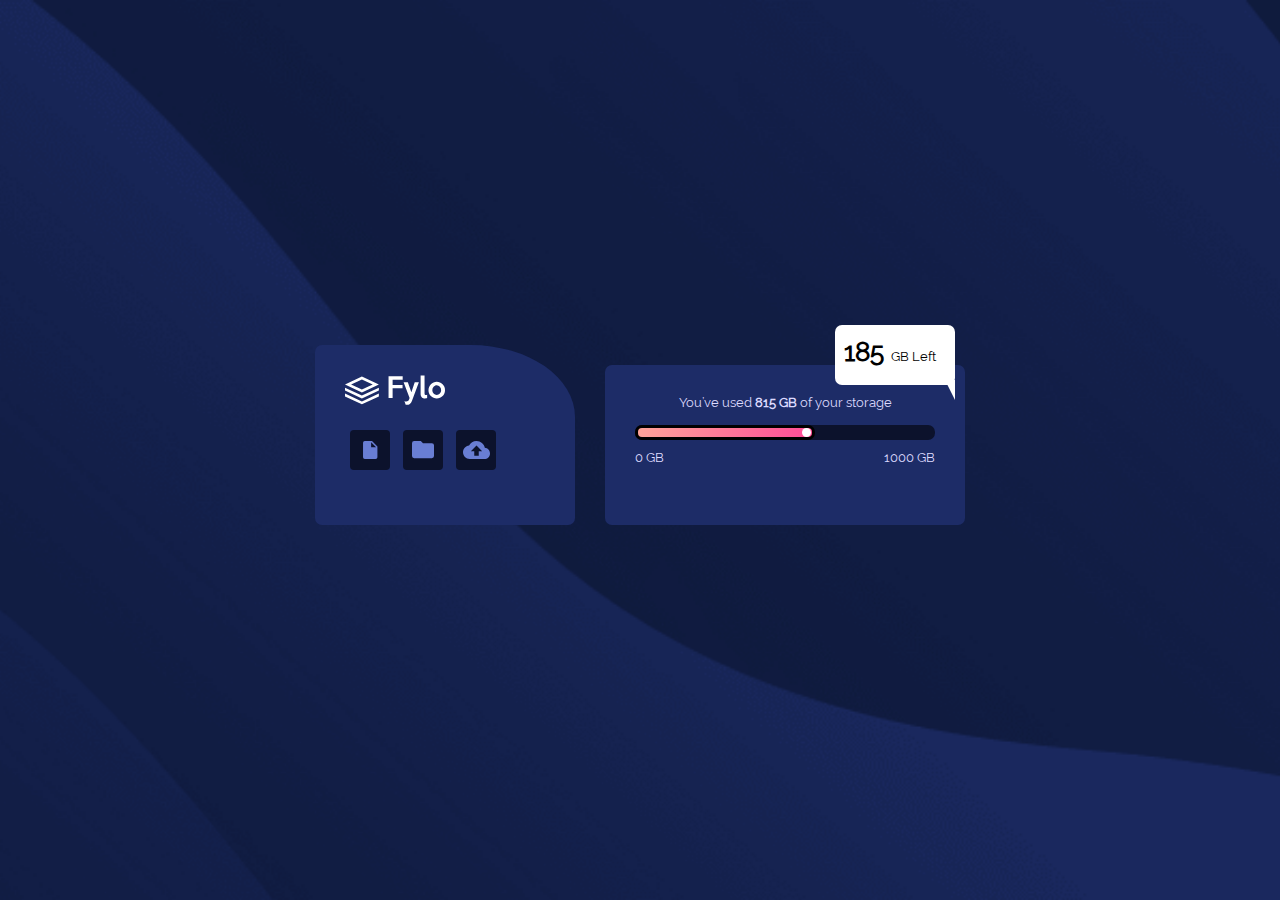
<file: challenge-1/index.html>
<!DOCTYPE html>
<html lang="en">
<head>
  <meta charset="UTF-8">
  <meta name="viewport" content="width=device-width, initial-scale=1.0"> <!-- displays site properly based on user's device -->

  <link rel="icon" type="image/png" sizes="32x32" href="./images/favicon-32x32.png">
  <link rel="stylesheet" href="styles.css">  
  <title>Frontend Mentor | Fylo data storage component</title>

  <!-- Feel free to remove these styles or customise in your own stylesheet 👍 -->
  <style>
    .attribution { font-size: 11px; text-align: center; }
    .attribution a { color: hsl(228, 45%, 44%); }
  </style>
</head>
<body>
  <div class="container">
    <div id="first" class="cell" >
      <img src="images/logo.svg" style="width:50%;display: block;">
      <div class="icon">
        <img class="im" src="images/icon-document.svg">
      </div>
      <div class="icon">
        <img class="im" src="images/icon-folder.svg">
      </div>
      <div class="icon">
        <img class="im" src="images/icon-upload.svg">
      </div>
    </div>
    <div class="cell" id="second" >
      <span> You’ve used <b>815 GB</b> of your storage </span>
      <div class="progress-bar-container">
        <div class="progress-bar">
          <div class="circle">

          </div>
        </div>
      </div>
      <span style="float: left;"> 0 GB   </span>
      <span style="float: right;">1000 GB</span>
      <div class="anchor">
        <span class="info">185 </span>
        <span class="info2"> GB Left </span> 
        <div class="triangle">

        </div>
      </div>
    </div>
  </div>
 

</body>
</html>
</file>
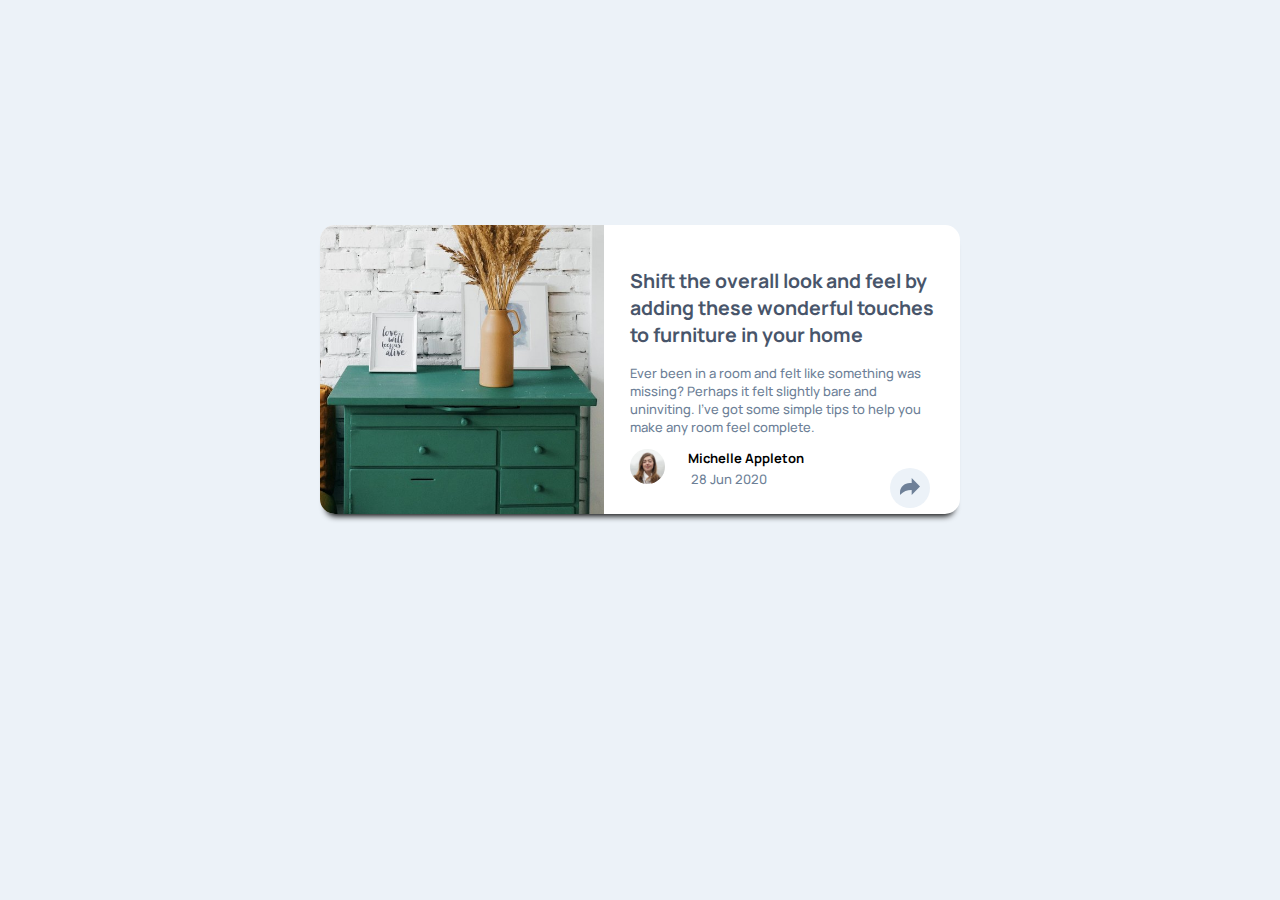
<file: challenge-2/index.html>
<!DOCTYPE html>
<html lang="en">
<head>
  <meta charset="UTF-8">
  <meta name="viewport" content="width=device-width, initial-scale=1.0"> <!-- displays site properly based on user's device -->

  <link rel="icon" type="image/png" sizes="32x32" href="./images/favicon-32x32.png">
  <link rel="stylesheet" href="./styles.css">
  <title>Frontend Mentor | Article preview component</title>
  <script>
	let share = false;
	function toggleShare(){
		
		if(!share){
			share = true;
			document.getElementById("shareDiv").style.backgroundColor = "hsl(217, 19%, 35%)";
			document.getElementById("modal").style.visibility = "visible";
			document.getElementById("triangle-down").style.display = "block";
			document.getElementById('modal').className ='modal-animation';
			document.getElementById('triangle-down').className ='modal-animation2';
		}else{
			share = false;
			document.getElementById("shareDiv").style.backgroundColor = "hsl(210, 46%, 95%)";
			document.getElementById("modal").style.visibility = "hidden";
			document.getElementById("modal").classList.remove("modal-animation");
			document.getElementById("triangle-down").style.display = "none";
		}
	}
  </script>
  <!-- Feel free to remove these styles or customise in your own stylesheet 👍 -->
</head>
<body>
	<div class="container">
		<div id="drawer"> </div>
	
	<div id="details">
		<h2 style="color: hsl(217, 19%, 35%)">
			Shift the overall look and feel by adding these wonderful 
			touches to furniture in your home
		</h2>
		<p style="color: hsl(214, 17%, 51%); font-family: myFirstFont;">
			Ever been in a room and felt like something was missing? Perhaps 
			it felt slightly bare and uninviting. I’ve got some simple tips 
			to help you make any room feel complete.
		</p>
		<div>
			<img src = "./images/avatar-michelle.jpg" alt="avatar-image" style= "width:35px;border-radius:50%; ">
			<p id="name"> Michelle Appleton </p>
			<p style = "display: inline-block;margin:0px; font-family: myFirstFont; text-indent: -10.5em;color: hsl(214,17%,51%)"> 28 Jun 2020 </p>
		</div>

	</div>
		<div id="modal" > 
			<p id="logo"> S H A R E </p>
			<img class="icon" alt="facebook" src="images/icon-facebook.svg">
			<img class="icon" alt="twitter" src="images/icon-twitter.svg">
			<img class="icon" alt="pinterest"src="images/icon-pinterest.svg">
		</div>
		<div id="triangle-down"></div>
		<div id = "shareDiv"  onclick="toggleShare()">
			<img id="profile" src="images/icon-share.svg" alt="share" style="width:20px;margin:10px;">
		</div>
  </div>
</body>
</html>
</file>
<file: challenge-1/styles.css>
@font-face {
    font-family: mainFont;
    src: url(./fonts/Raleway-Regular.ttf);
}

.container{
    display: flex;
    justify-content: center;
    align-items: flex-end;
    height: 60%;
}

html,body{
    height: 100%;
    margin: 0;
    font-family: mainFont;
    font-size: 13px;
}

body{
    background-image: url("images/bg-desktop.png");
    background-size:cover;
    background-repeat: no-repeat;
    background-position: bottom;
}

.cell{
    position: relative;
    color: hsl(243, 100%, 93%);
    background-color:  hsl(228, 56%, 26%);
    height : 90px;
    margin: 15px;
    padding : 30px 30px 40px 30px;
    border-radius: 7px;
}

.progress-bar-container{
    background-color: hsl(229, 57%, 11%);
    width: 100%;
    border-radius: 7px 7px 7px 7px;
    height : 15px;
    margin : 15px 0 10px 0;
}

.progress-bar{
    background: linear-gradient(90deg, hsl(6, 100%, 80%) , hsl(335, 100%, 65%));
    height: 15px;
    border : solid black;
    box-sizing: border-box;
    border-radius: 7px 7px 7px 7px;
    position: relative;
    z-index: 2;
    width: 60%;
    animation-name: loading;
   animation-duration: 4s;
   animation-iteration-count: 1;
}

@keyframes loading {
    from {width: 0%;}
    to {width: 60%;}
  }

.circle{
    border-radius: 50%;
    background-color: white;
    position: absolute;
    right: 1px;
    height: 9px;
    width: 9px;
    z-index:1;
}

.anchor{
    position: absolute;
    height: 60px;
    width: 120px;
    border-radius: 7px;
    top: -40px;
    right: 10px;
    background:white;
    color: black;
    text-align: center;
}

.info{
    font-size: 26px;
    font-weight: bolder;
    position: relative;
    top: 20%;
}

.info2{
    position: relative;
    top: 20%;
}

.triangle{
    width: 0;
    height: 0;
    float: right;
    border-left: 10px solid transparent;
    top:55px;
    position: relative;
    border-top: 20px solid white;
}

#first{
    height:110px;
    width: 200px;
    border-top-right-radius: 40%;
}

.icon{
    margin:25px 5px 5px;
    display: inline-block;
    padding: 5px;
    width:30px;
    height: 30px;
    border-radius: 4px;
    background-color: hsl(229, 57%, 11%);
    text-align: center;
    cursor: pointer;
    vertical-align: middle;
}

.im{
    height: 60%;
    padding-top: 20%;
    vertical-align: middle;
}

#second{
    text-align: center;
    width:300px;
}

@media only screen and (max-width: 700px) {
    .container{
        flex-direction: column;
        height: 100%;
    }
    
    #first{
        width: 70%;
        margin: auto;
        margin-bottom: 10px;
    }
    #second{
        width: 70%;
        margin: auto;
        margin-top: 0px;
    }

    .triangle{
        display: none;
    }

    .anchor{
        right:30%;
        top: 80%;
    }

    body{
        background-image: url("./images/bg-mobile.png");
    }
}
</file>
<file: challenge-2/styles.css>
@font-face {
		font-family: myFirstFont;
		src: url(./static/Manrope-Medium.ttf);
	}
	
	@font-face {
		font-family: mySecondFont;
		src: url(./static/Manrope-Bold.ttf);
	}
  
    .attribution { font-size: 11px; text-align: center; }
    .attribution a { color: hsl(228, 45%, 44%); }
	
	body{
		background-color:  hsl(210, 46%, 95%);
		font-size: 13px;
		font-family: myFirstFont;
	}
    
    #drawer{
        display:table-cell;
        width:40%;
        height:100%;
        background-image: url('images/drawers.jpg');
        border-radius:15px 0 0 15px;
        background-size: cover;
        background-position: center;
    }

	.container{
        box-shadow: 0 8px 6px -6px black;
		border-radius : 15px;
		height: auto;
		width : 50%;
		display : inline-block;
		background-color : white;
		position : absolute;
		top:25%;
		left:25%;
	}
	
	.icon {
		margin: 3px;
		margin-left:12px;
		text-align:center;
		cursor: pointer;
	}
    #modal{
        display:flex;
        visibility: hidden;
        position: absolute;
        right: -80px;
        bottom:70px;
        background-color:hsl(217, 19%, 35%);
        height:25px;
        padding:10px;
        border-radius:10px;
        width:200px;
        display:flex;
        align-items:center;
    }
    
	#triangle-down {
		position:absolute;
        bottom:50px;
        display:none;
		right: 42px;
		width: 0;
		height: 0;
		border-left: 10px solid transparent;
		border-right: 10px solid transparent;
		border-top: 20px solid hsl(217, 19%, 35%);
	}
    
    
    #details{
        display:table-cell;
        width:50%;
        vertical-align:top;
        font-family: mySecondFont;
        padding:4%;
    }

    #logo{
        vertical-align:super;
        margin:auto;
        cursor:pointer;
        color:white;
    }
    #shareDiv{
        position: absolute;
        bottom: 6px;
        right : 30px;
        background-color: hsl(210, 46%, 95%);
        border-radius:50%;
        height:40px;
        width:40px;
        cursor:pointer;
    }

    #name{
        display: inline-block;
        margin:0px 20px 0px;
        vertical-align:top; 
    }

    
    .modal-animation{
        animation-name: cssAnimation;
        animation-duration:3s;
        animation-iteration-count: 1;
        animation-timing-function: ease;
        animation-fill-mode: forwards;
    }

    .modal-animation2{
        animation-name: cssAnimation2;
        animation-duration:3s;
        animation-iteration-count: 1;
        animation-timing-function: ease;
        animation-fill-mode: forwards;
    }

    @keyframes cssAnimation {
        from {
          opacity: 0;
        }
        to {
          opacity: 1;
        }
      }

    
      @keyframes cssAnimation2 {
        from {
          opacity: 0;
        }
        to {
          opacity: 1;
        }
      }



	@media only screen and (max-width: 800px) {
		#drawer{
            display: block;
            width : 100%;
            height: 250px;
            border-radius:15px 15px 0 0;
        }
        
        .container{
            width:80%;
            margin:auto;
            left: 10%;
            padding-bottom: 0px;
        }

        #modal{
            
            position: relative;
            width:100%;
            right: 0;
            bottom: 0;
            padding: 10px 0 10px 0;
            border-radius: 0 0 15px 15px;
        }
        
        #logo{
            margin: 20px;
        }


        #triangle-down {
            visibility: hidden;
        }
	}
</file>
